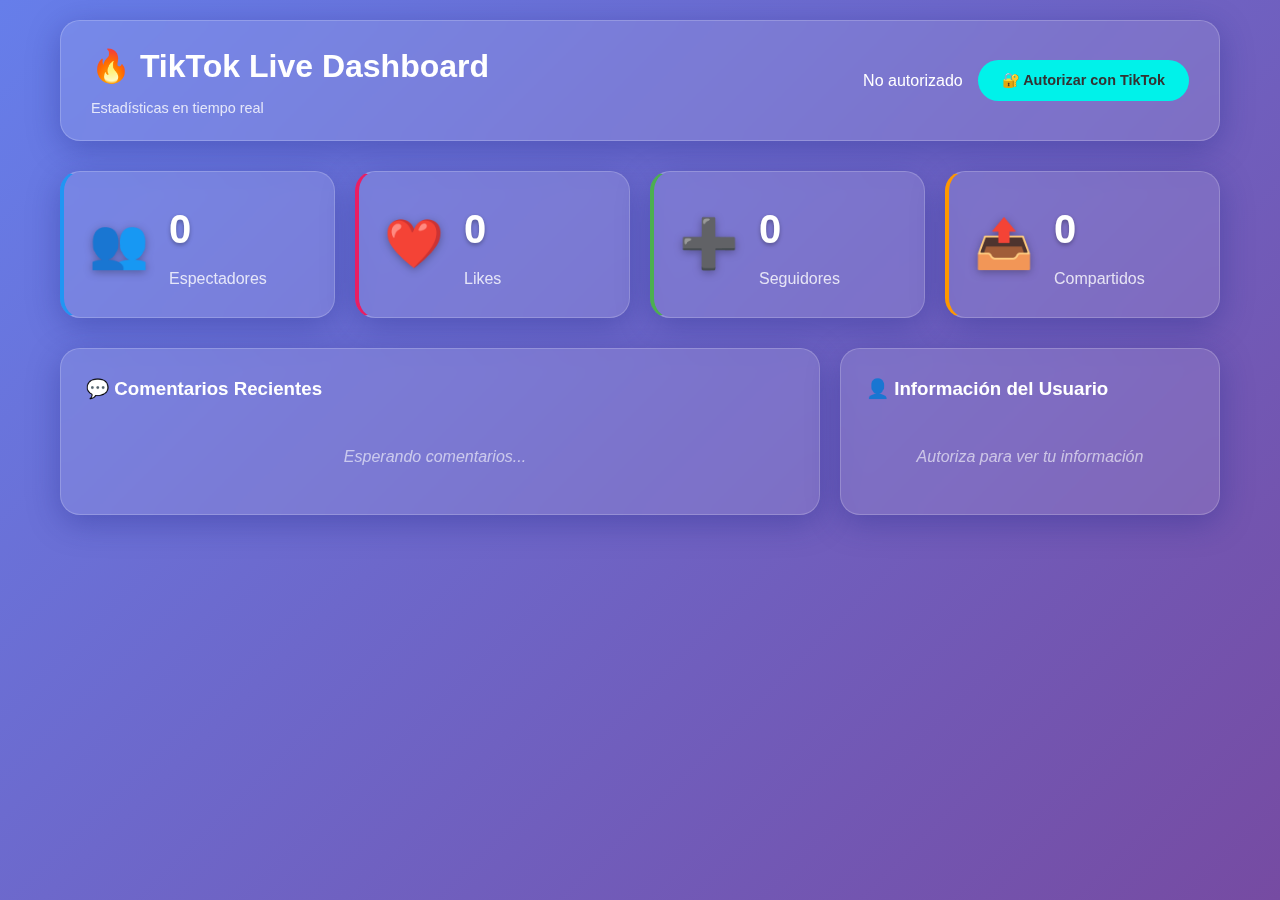
<file: index.html>
<!DOCTYPE html>
<html lang="es">
<head>
    <meta charset="UTF-8">
    <meta name="viewport" content="width=device-width, initial-scale=1.0">
    <meta name="tiktok-developers-site-verification" content="PChE3STxRJt0tnWHGwMdQRQqbGTOwrNB">
    <title>🔥 TikTok Live Dashboard</title>
    <link rel="stylesheet" href="styles.css">
    <link rel="icon" href="data:image/svg+xml,<svg xmlns='http://www.w3.org/2000/svg' viewBox='0 0 100 100'><text y='.9em' font-size='90'>🔥</text></svg>">
</head>
<body>
    <div class="container">
        <header class="header">
            <div class="logo">
                <h1>🔥 TikTok Live Dashboard</h1>
                <p>Estadísticas en tiempo real</p>
            </div>
            <div class="auth-section">
                <div id="auth-status" class="auth-status">
                    <span id="status-text">No autorizado</span>
                    <button id="auth-button" class="auth-button">🔐 Autorizar con TikTok</button>
                </div>
            </div>
        </header>

        <main class="dashboard">
            <div class="stats-grid">
                <div class="stat-card viewers">
                    <div class="stat-icon">👥</div>
                    <div class="stat-content">
                        <div class="stat-value" id="viewers-count">0</div>
                        <div class="stat-label">Espectadores</div>
                    </div>
                </div>

                <div class="stat-card likes">
                    <div class="stat-icon">❤️</div>
                    <div class="stat-content">
                        <div class="stat-value" id="likes-count">0</div>
                        <div class="stat-label">Likes</div>
                    </div>
                </div>

                <div class="stat-card follows">
                    <div class="stat-icon">➕</div>
                    <div class="stat-content">
                        <div class="stat-value" id="follows-count">0</div>
                        <div class="stat-label">Seguidores</div>
                    </div>
                </div>

                <div class="stat-card shares">
                    <div class="stat-icon">📤</div>
                    <div class="stat-content">
                        <div class="stat-value" id="shares-count">0</div>
                        <div class="stat-label">Compartidos</div>
                    </div>
                </div>
            </div>

            <div class="content-grid">
                <div class="comments-section">
                    <h3>💬 Comentarios Recientes</h3>
                    <div id="comments-list" class="comments-list">
                        <div class="no-data">Esperando comentarios...</div>
                    </div>
                </div>

                <div class="user-info-section">
                    <h3>👤 Información del Usuario</h3>
                    <div id="user-info" class="user-info">
                        <div class="no-data">Autoriza para ver tu información</div>
                    </div>
                </div>
            </div>
        </main>

        <!-- Alert overlay -->
        <div id="alert-overlay" class="alert-overlay">
            <div class="alert-content">
                <div id="alert-text" class="alert-text"></div>
            </div>
        </div>

        <!-- Loading overlay -->
        <div id="loading-overlay" class="loading-overlay">
            <div class="loading-spinner"></div>
            <div class="loading-text">Conectando con TikTok...</div>
        </div>
    </div>

    <script type="module" src="script.js"></script>
</body>
</html>
</file>
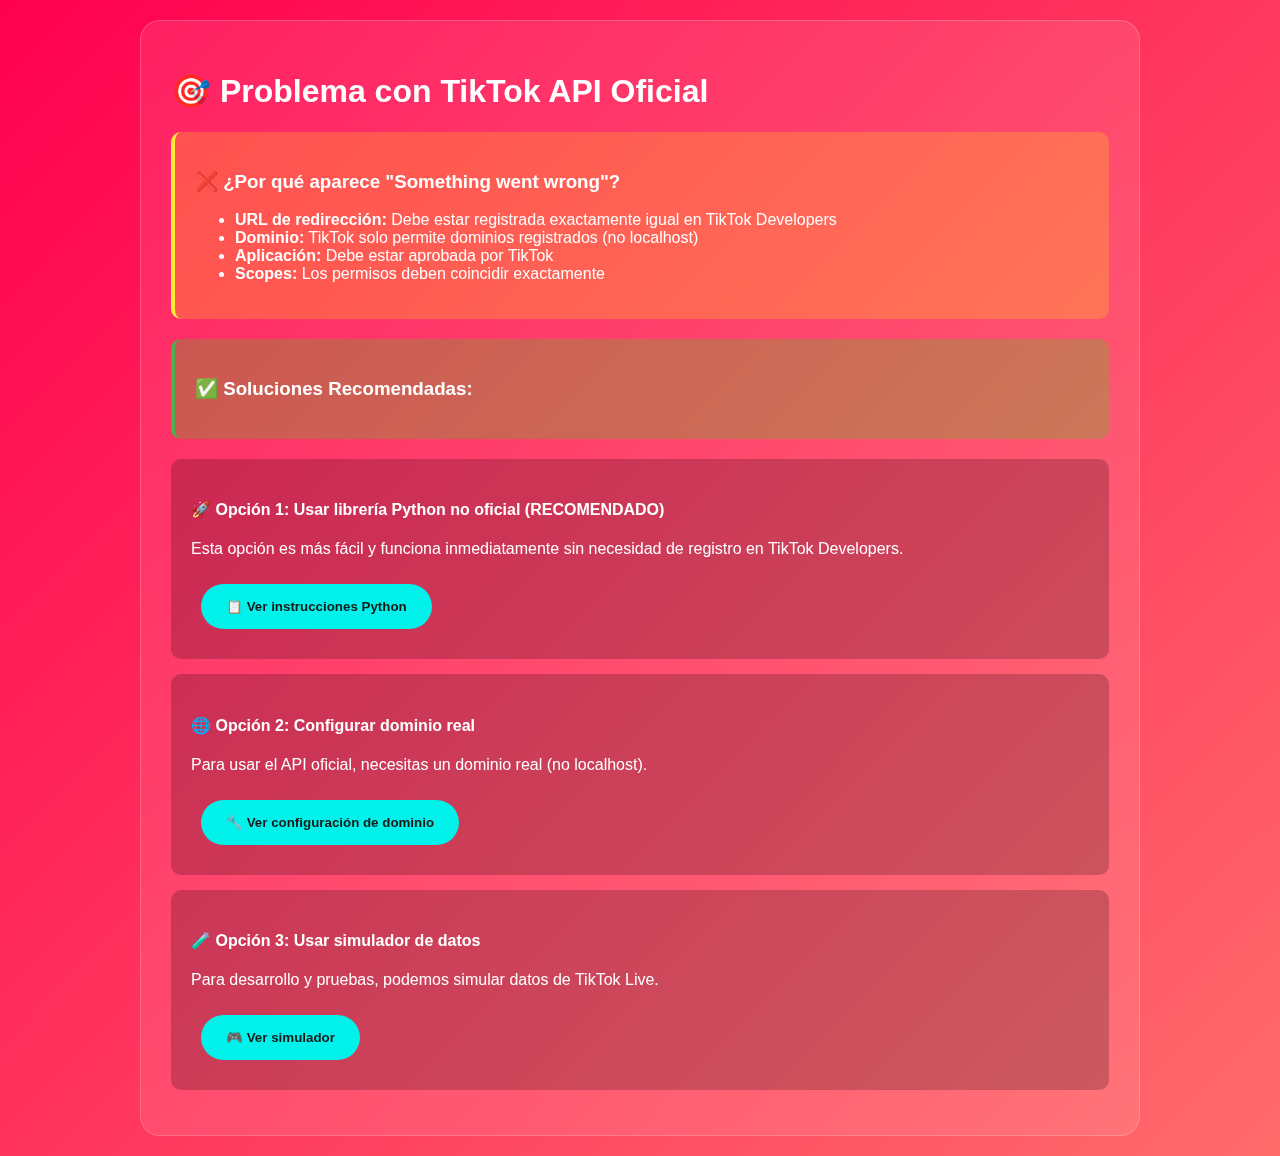
<file: alternative.html>
<!DOCTYPE html>
<html lang="es">
<head>
    <meta charset="UTF-8">
    <meta name="viewport" content="width=device-width, initial-scale=1.0">
    <title>🎯 TikTok Live - Alternativa Simple</title>
    <style>
        body {
            font-family: Arial, sans-serif;
            max-width: 1000px;
            margin: 0 auto;
            padding: 20px;
            background: linear-gradient(135deg, #ff0050 0%, #ff6b6b 100%);
            color: white;
            min-height: 100vh;
        }
        .container {
            background: rgba(255,255,255,0.1);
            backdrop-filter: blur(15px);
            border-radius: 20px;
            padding: 30px;
            border: 1px solid rgba(255,255,255,0.2);
        }
        .problem {
            background: rgba(255,255,0,0.2);
            padding: 20px;
            border-radius: 10px;
            margin: 20px 0;
            border-left: 4px solid #ffeb3b;
        }
        .solution {
            background: rgba(0,255,0,0.2);
            padding: 20px;
            border-radius: 10px;
            margin: 20px 0;
            border-left: 4px solid #4caf50;
        }
        .option {
            background: rgba(0,0,0,0.2);
            padding: 20px;
            border-radius: 10px;
            margin: 15px 0;
        }
        button {
            background: #00f2ea;
            color: #1a1a1a;
            border: none;
            padding: 15px 25px;
            border-radius: 25px;
            cursor: pointer;
            margin: 10px;
            font-weight: bold;
            transition: all 0.3s ease;
        }
        button:hover {
            background: #00d4cc;
            transform: translateY(-2px);
        }
        .code {
            background: rgba(0,0,0,0.4);
            padding: 15px;
            border-radius: 5px;
            margin: 10px 0;
            font-family: monospace;
        }
        .steps {
            background: rgba(255,255,255,0.05);
            padding: 20px;
            border-radius: 10px;
            margin: 20px 0;
        }
        .steps ol li {
            margin: 10px 0;
        }
    </style>
</head>
<body>
    <div class="container">
        <h1>🎯 Problema con TikTok API Oficial</h1>
        
        <div class="problem">
            <h3>❌ ¿Por qué aparece "Something went wrong"?</h3>
            <ul>
                <li><strong>URL de redirección:</strong> Debe estar registrada exactamente igual en TikTok Developers</li>
                <li><strong>Dominio:</strong> TikTok solo permite dominios registrados (no localhost)</li>
                <li><strong>Aplicación:</strong> Debe estar aprobada por TikTok</li>
                <li><strong>Scopes:</strong> Los permisos deben coincidir exactamente</li>
            </ul>
        </div>

        <div class="solution">
            <h3>✅ Soluciones Recomendadas:</h3>
        </div>

        <div class="option">
            <h4>🚀 Opción 1: Usar librería Python no oficial (RECOMENDADO)</h4>
            <p>Esta opción es más fácil y funciona inmediatamente sin necesidad de registro en TikTok Developers.</p>
            <button onclick="showPythonSolution()">📋 Ver instrucciones Python</button>
        </div>

        <div class="option">
            <h4>🌐 Opción 2: Configurar dominio real</h4>
            <p>Para usar el API oficial, necesitas un dominio real (no localhost).</p>
            <button onclick="showDomainSolution()">🔧 Ver configuración de dominio</button>
        </div>

        <div class="option">
            <h4>🧪 Opción 3: Usar simulador de datos</h4>
            <p>Para desarrollo y pruebas, podemos simular datos de TikTok Live.</p>
            <button onclick="showSimulator()">🎮 Ver simulador</button>
        </div>

        <div id="solutionDetails" class="steps" style="display: none;">
            <!-- Las soluciones aparecerán aquí -->
        </div>
    </div>

    <script>
        function showPythonSolution() {
            document.getElementById('solutionDetails').innerHTML = `
                <h3>🐍 Solución con Python (Más fácil)</h3>
                <p>Esta solución funciona inmediatamente sin configuración compleja:</p>
                
                <div class="code">
                    <strong>1. Instalar la librería:</strong><br>
                    pip install TikTokLive
                </div>
                
                <div class="code">
                    <strong>2. Ejecutar el bot:</strong><br>
                    python tiktok_live_bot.py
                </div>
                
                <div class="code">
                    <strong>3. Abrir el dashboard:</strong><br>
                    Abre tiktok_live_dashboard.html en tu navegador
                </div>
                
                <h4>✅ Ventajas:</h4>
                <ul>
                    <li>No necesita registro en TikTok Developers</li>
                    <li>Funciona inmediatamente</li>
                    <li>Datos en tiempo real</li>
                    <li>Fácil de configurar</li>
                </ul>
                
                <h4>📝 Solo necesitas:</h4>
                <ol>
                    <li>Editar <strong>tiktok_config.json</strong> y poner tu username de TikTok</li>
                    <li>Ejecutar el script de Python</li>
                    <li>Iniciar tu live en TikTok</li>
                    <li>Ver los datos en tiempo real</li>
                </ol>
            `;
            document.getElementById('solutionDetails').style.display = 'block';
        }
        
        function showDomainSolution() {
            document.getElementById('solutionDetails').innerHTML = `
                <h3>🌐 Configurar Dominio Real</h3>
                <p>Para usar el API oficial de TikTok, necesitas:</p>
                
                <h4>📋 Pasos requeridos:</h4>
                <ol>
                    <li><strong>Obtener un dominio:</strong> Comprar o usar un subdominio gratuito</li>
                    <li><strong>Configurar HTTPS:</strong> TikTok requiere SSL</li>
                    <li><strong>Registrar en TikTok Developers:</strong> Aprobar tu aplicación</li>
                    <li><strong>Configurar redirects:</strong> URLs exactas</li>
                </ol>
                
                <h4>🆓 Opciones de dominio gratuito:</h4>
                <ul>
                    <li><strong>Ngrok:</strong> Para tunnel a localhost</li>
                    <li><strong>Vercel/Netlify:</strong> Para hosting gratuito</li>
                    <li><strong>GitHub Pages:</strong> Con dominio personalizado</li>
                </ul>
                
                <div class="code">
                    <strong>Ejemplo con ngrok:</strong><br>
                    1. Instala ngrok<br>
                    2. ngrok http 8001<br>
                    3. Usa la URL https://xxxxx.ngrok.io en TikTok Developers
                </div>
                
                <p><strong>⚠️ Nota:</strong> Este proceso puede tomar días para ser aprobado por TikTok.</p>
            `;
            document.getElementById('solutionDetails').style.display = 'block';
        }
        
        function showSimulator() {
            document.getElementById('solutionDetails').innerHTML = `
                <h3>🎮 Simulador de Datos TikTok Live</h3>
                <p>Para desarrollo y pruebas, podemos crear un simulador que genere datos realistas:</p>
                
                <h4>🎯 Funcionalidades del simulador:</h4>
                <ul>
                    <li>Genera viewers aleatorios (50-500)</li>
                    <li>Incrementa likes automáticamente</li>
                    <li>Simula nuevos seguidores</li>
                    <li>Crea comentarios ficticios</li>
                    <li>Actualización en tiempo real</li>
                </ul>
                
                <h4>📝 Cómo usarlo:</h4>
                <ol>
                    <li>El simulador ya está en tu <strong>tiktok_api_server.php</strong></li>
                    <li>Accede a: <code>http://localhost:8001/tiktok_api_server.php?action=live</code></li>
                    <li>Usa esos datos en tu dashboard HTML</li>
                    <li>Perfecto para desarrollar y probar tu interfaz</li>
                </ol>
                
                <button onclick="testSimulator()" style="background: #4CAF50; margin-top: 15px;">🧪 Probar Simulador</button>
                
                <div id="simulatorResults" style="background: rgba(0,0,0,0.3); padding: 15px; border-radius: 5px; margin-top: 15px; display: none;">
                </div>
            `;
            document.getElementById('solutionDetails').style.display = 'block';
        }
        
        function testSimulator() {
            document.getElementById('simulatorResults').style.display = 'block';
            document.getElementById('simulatorResults').textContent = 'Cargando...';
            
            fetch('tiktok_api_server.php?action=live')
                .then(response => response.json())
                .then(data => {
                    document.getElementById('simulatorResults').innerHTML = 
                        '<strong>🎉 Datos del simulador:</strong><br><pre>' + 
                        JSON.stringify(data, null, 2) + '</pre>';
                })
                .catch(error => {
                    document.getElementById('simulatorResults').textContent = 
                        'Error: ' + error + '\n\nAsegúrate de que el servidor PHP esté funcionando.';
                });
        }
    </script>
</body>
</html>
</file>
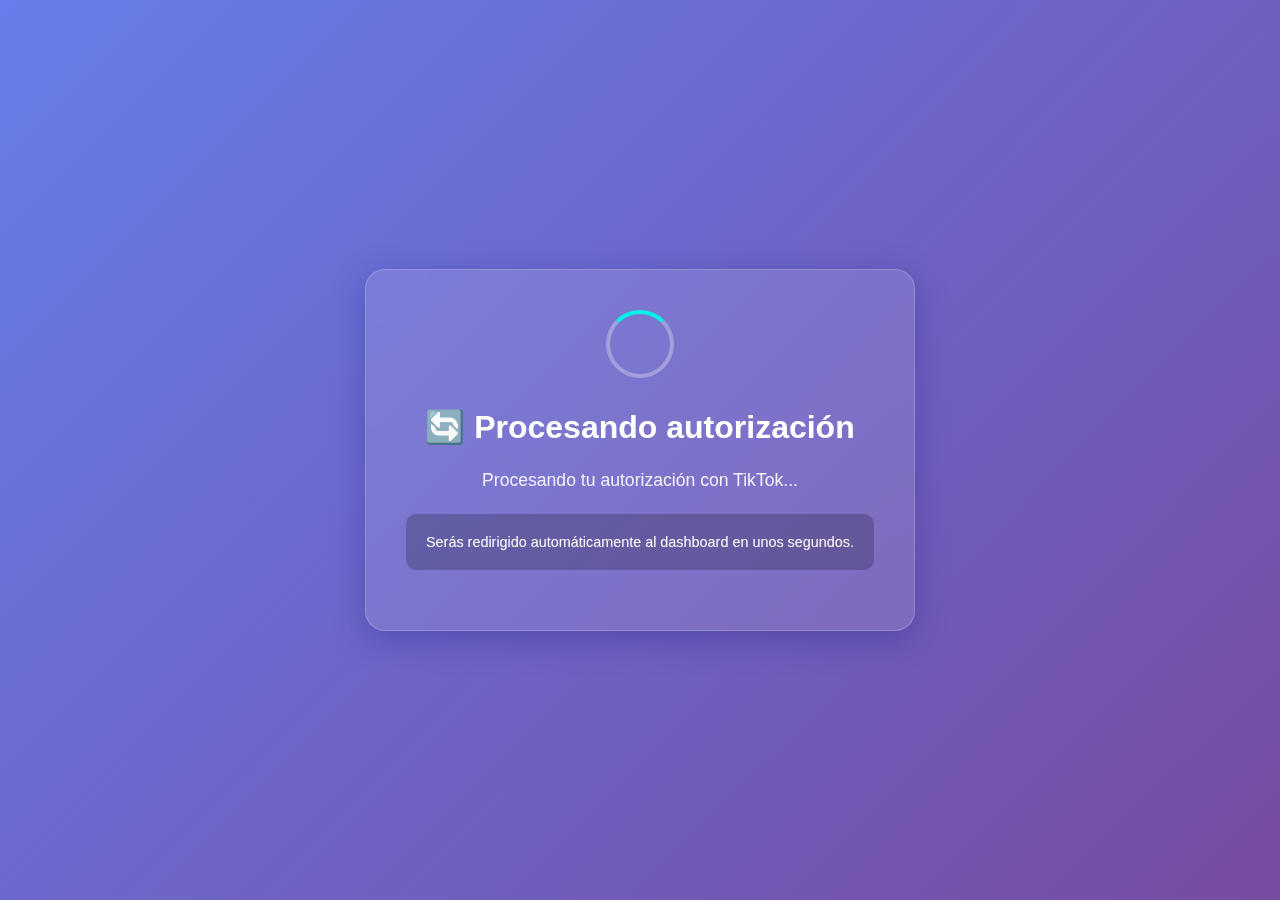
<file: callback.html>
<!DOCTYPE html>
<html lang="es">
<head>
    <meta charset="UTF-8">
    <meta name="viewport" content="width=device-width, initial-scale=1.0">
    <title>🔄 Procesando autorización...</title>
    <style>
        body {
            font-family: 'Segoe UI', Tahoma, Geneva, Verdana, sans-serif;
            background: linear-gradient(135deg, #667eea 0%, #764ba2 100%);
            color: white;
            min-height: 100vh;
            display: flex;
            justify-content: center;
            align-items: center;
            margin: 0;
        }
        .container {
            background: rgba(255, 255, 255, 0.1);
            backdrop-filter: blur(10px);
            border: 1px solid rgba(255, 255, 255, 0.2);
            border-radius: 20px;
            padding: 40px;
            text-align: center;
            max-width: 500px;
            box-shadow: 0 8px 32px rgba(31, 38, 135, 0.37);
        }
        .spinner {
            width: 60px;
            height: 60px;
            border: 4px solid rgba(255, 255, 255, 0.3);
            border-top: 4px solid #00f2ea;
            border-radius: 50%;
            animation: spin 1s linear infinite;
            margin: 0 auto 30px;
        }
        @keyframes spin {
            0% { transform: rotate(0deg); }
            100% { transform: rotate(360deg); }
        }
        h1 {
            margin-bottom: 20px;
            font-size: 2rem;
        }
        .message {
            margin: 20px 0;
            font-size: 1.1rem;
            opacity: 0.9;
            line-height: 1.6;
        }
        .redirect-info {
            background: rgba(0, 0, 0, 0.2);
            padding: 20px;
            border-radius: 10px;
            margin: 20px 0;
            font-size: 0.9rem;
        }
    </style>
</head>
<body>
    <div class="container">
        <div class="spinner"></div>
        <h1>🔄 Procesando autorización</h1>
        <div class="message">
            Procesando tu autorización con TikTok...
        </div>
        <div class="redirect-info">
            Serás redirigido automáticamente al dashboard en unos segundos.
        </div>
    </div>

    <script>
        // Redirigir al dashboard principal con los parámetros de la URL
        setTimeout(() => {
            const urlParams = new URLSearchParams(window.location.search);
            const mainUrl = new URL('./index.html', window.location.href);
            
            // Pasar todos los parámetros al dashboard principal
            urlParams.forEach((value, key) => {
                mainUrl.searchParams.set(key, value);
            });
            
            window.location.href = mainUrl.toString();
        }, 2000);
    </script>
</body>
</html>
</file>
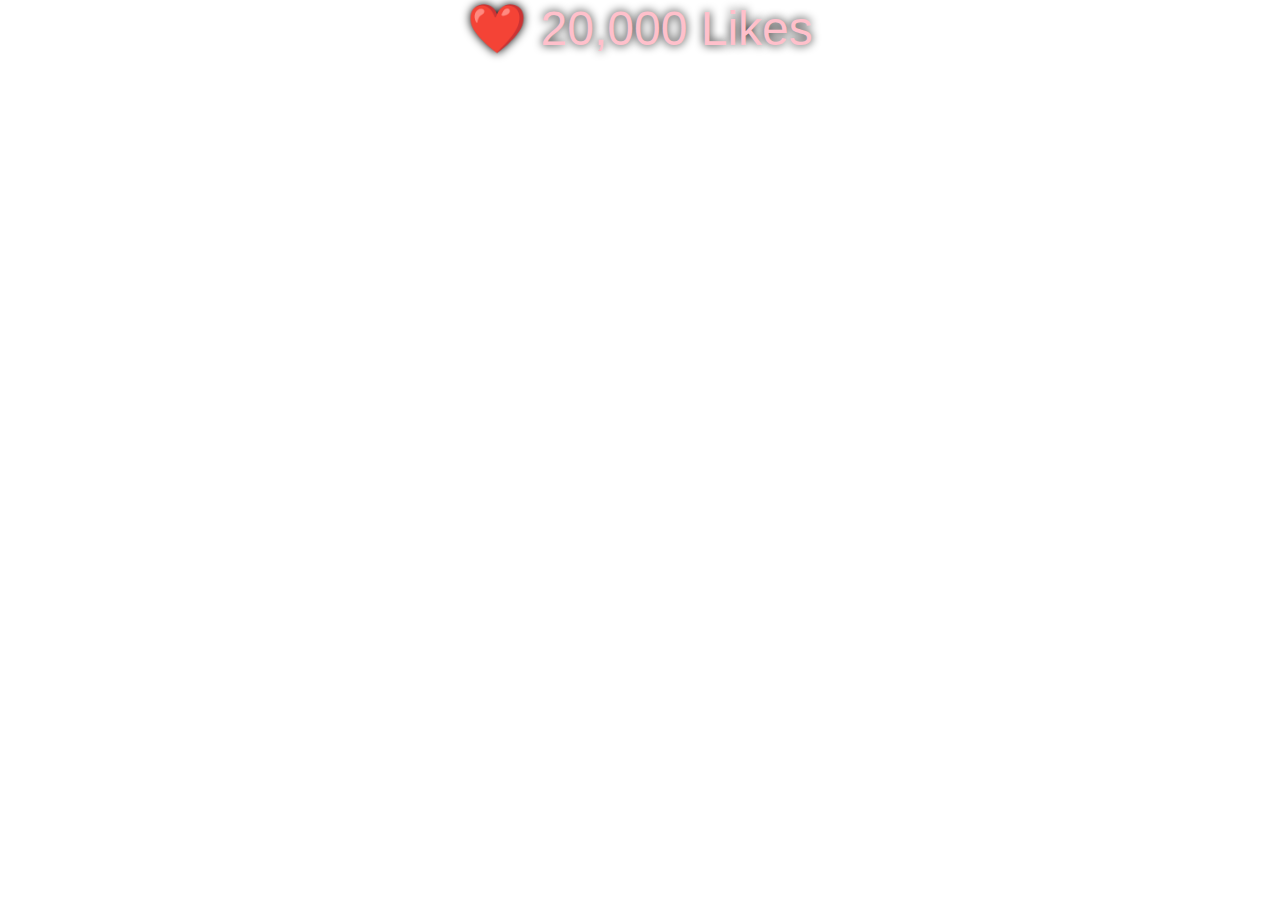
<file: follow_alert.html>
<!DOCTYPE html>

<html>

<head>
  <style>
    body {
      margin: 0;
      background-color: transparent;
      font-size: 48px;
      color: pink;
      font-family: sans-serif;
      text-align: center;
      text-shadow: 0 0 10px black;
    }
  </style>
</head>

<body>
  ❤️ 20,000 Likes
</body>

</html>
</file>
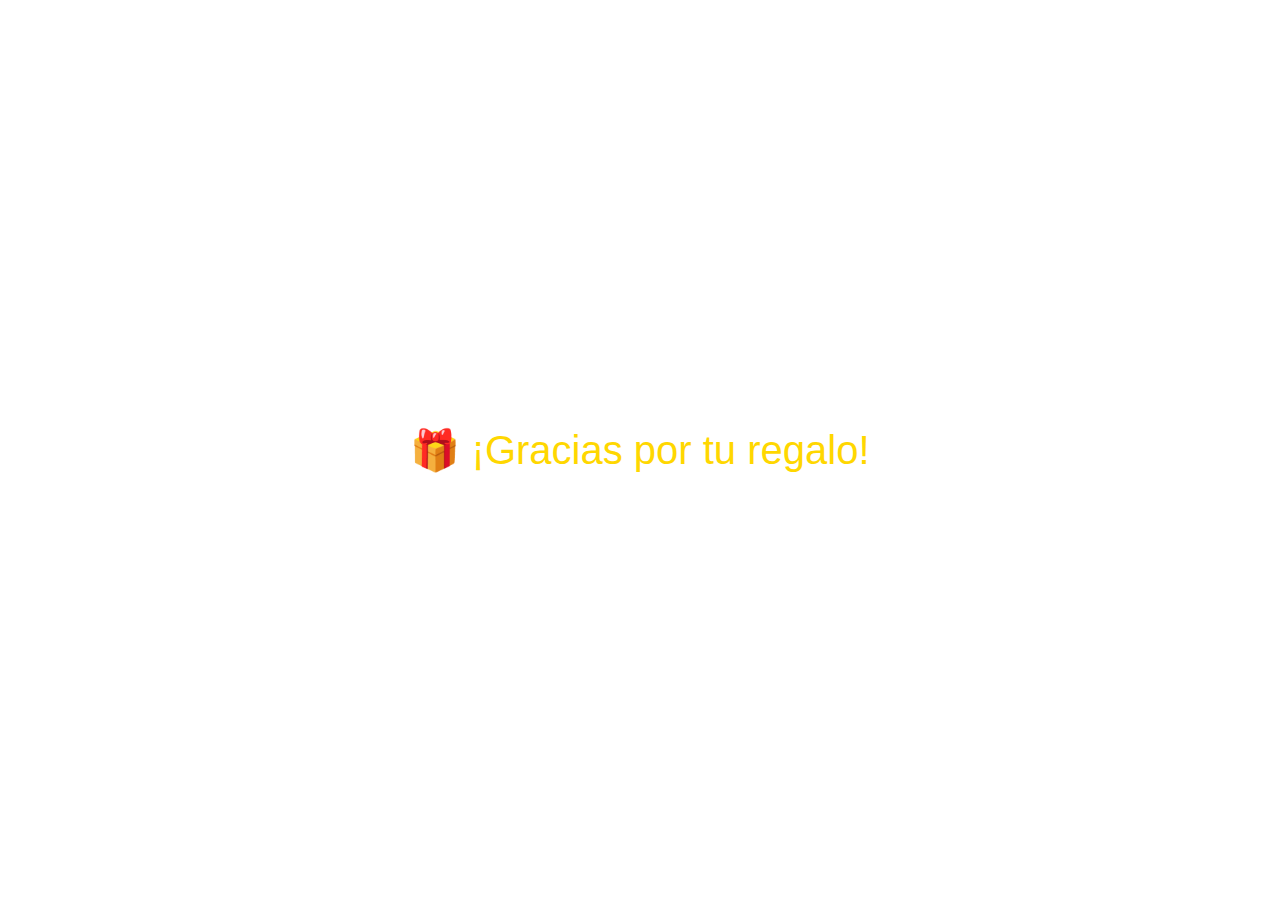
<file: gift_alert.html>
<!-- overlays/gift_alert.html -->
<!DOCTYPE html>
<html>
<head>
  <meta charset="UTF-8">
  <style>
    body {
      margin: 0;
      background: transparent;
      overflow: hidden;
    }
    #alert {
      position: absolute;
      top: 50%;
      left: 50%;
      transform: translate(-50%, -50%);
      font-size: 40px;
      font-family: sans-serif;
      color: gold;
      animation: pop 1s ease-out;
    }
    @keyframes pop {
      0% { transform: scale(0); opacity: 0; }
      50% { transform: scale(1.2); opacity: 1; }
      100% { transform: scale(1); }
    }
  </style>
</head>
<body>
  <div id="alert">🎁 ¡Gracias por tu regalo!</div>

  <script>
    // Puedes cambiar el texto dinámicamente si conectas WebSocket o URL params
    const params = new URLSearchParams(window.location.search);
    const name = params.get('name');
    if (name) {
      document.getElementById('alert').textContent = `🎁 ¡${name} envió un regalo!`;
    }

    // Desaparece después de 5 segundos
    setTimeout(() => {
      document.getElementById('alert').style.display = 'none';
    }, 5000);
  </script>
</body>
</html>
</file>
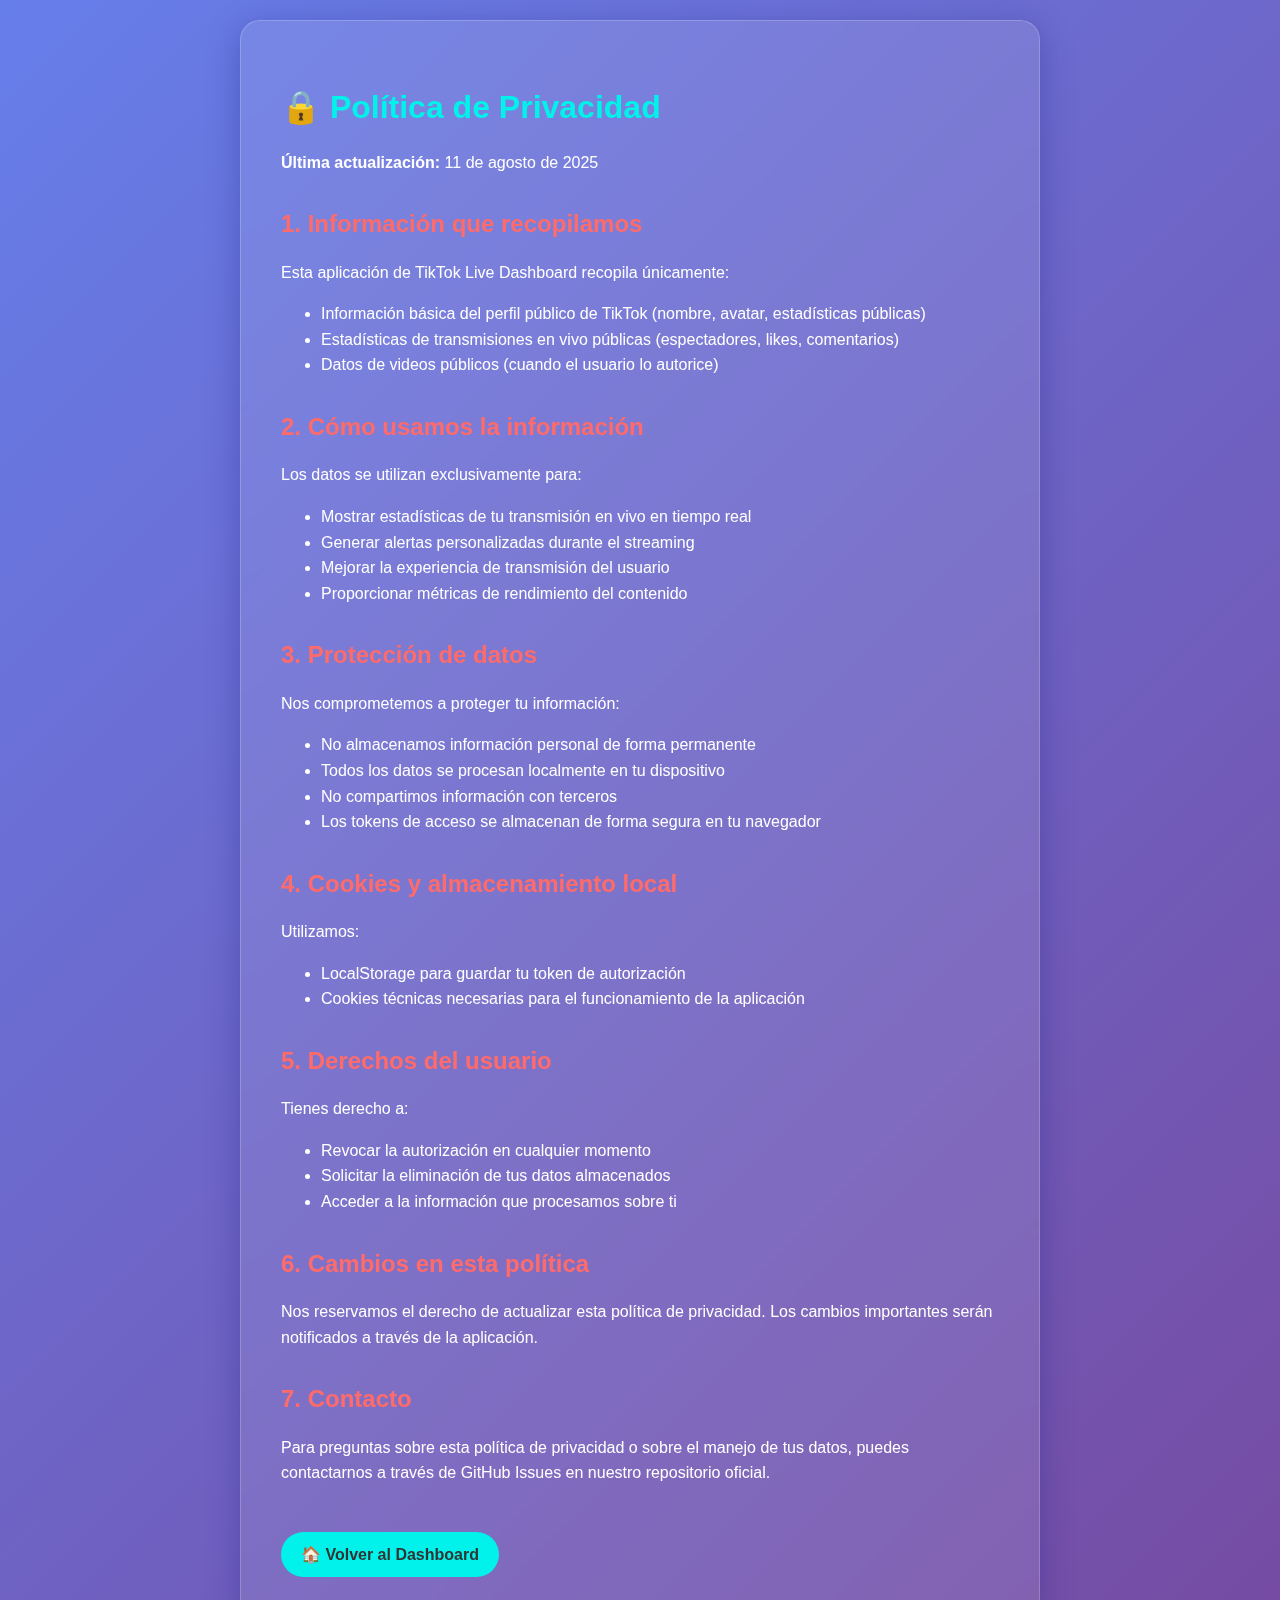
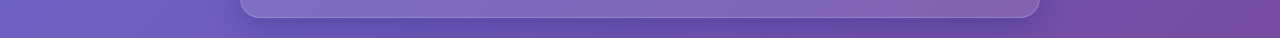
<file: privacy.html>
<!DOCTYPE html>
<html lang="es">
<head>
    <meta charset="UTF-8">
    <meta name="viewport" content="width=device-width, initial-scale=1.0">
    <title>Política de Privacidad - TikTok Live Dashboard</title>
    <style>
        body { 
            font-family: 'Segoe UI', Tahoma, Geneva, Verdana, sans-serif; 
            max-width: 800px; 
            margin: 0 auto; 
            padding: 20px; 
            line-height: 1.6;
            background: linear-gradient(135deg, #667eea 0%, #764ba2 100%);
            color: white;
            min-height: 100vh;
        }
        .container {
            background: rgba(255, 255, 255, 0.1);
            backdrop-filter: blur(10px);
            border: 1px solid rgba(255, 255, 255, 0.2);
            border-radius: 20px;
            padding: 40px;
            box-shadow: 0 8px 32px rgba(31, 38, 135, 0.37);
        }
        h1 { color: #00f2ea; margin-bottom: 10px; }
        h2 { color: #ff6b6b; margin-top: 30px; margin-bottom: 15px; }
        .back-link {
            display: inline-block;
            background: #00f2ea;
            color: #333;
            padding: 10px 20px;
            text-decoration: none;
            border-radius: 25px;
            margin-top: 30px;
            font-weight: bold;
            transition: all 0.3s ease;
        }
        .back-link:hover {
            background: #00d4cc;
            transform: translateY(-2px);
        }
    </style>
</head>
<body>
    <div class="container">
        <h1>🔒 Política de Privacidad</h1>
        <p><strong>Última actualización:</strong> 11 de agosto de 2025</p>

        <h2>1. Información que recopilamos</h2>
        <p>Esta aplicación de TikTok Live Dashboard recopila únicamente:</p>
        <ul>
            <li>Información básica del perfil público de TikTok (nombre, avatar, estadísticas públicas)</li>
            <li>Estadísticas de transmisiones en vivo públicas (espectadores, likes, comentarios)</li>
            <li>Datos de videos públicos (cuando el usuario lo autorice)</li>
        </ul>

        <h2>2. Cómo usamos la información</h2>
        <p>Los datos se utilizan exclusivamente para:</p>
        <ul>
            <li>Mostrar estadísticas de tu transmisión en vivo en tiempo real</li>
            <li>Generar alertas personalizadas durante el streaming</li>
            <li>Mejorar la experiencia de transmisión del usuario</li>
            <li>Proporcionar métricas de rendimiento del contenido</li>
        </ul>

        <h2>3. Protección de datos</h2>
        <p>Nos comprometemos a proteger tu información:</p>
        <ul>
            <li>No almacenamos información personal de forma permanente</li>
            <li>Todos los datos se procesan localmente en tu dispositivo</li>
            <li>No compartimos información con terceros</li>
            <li>Los tokens de acceso se almacenan de forma segura en tu navegador</li>
        </ul>

        <h2>4. Cookies y almacenamiento local</h2>
        <p>Utilizamos:</p>
        <ul>
            <li>LocalStorage para guardar tu token de autorización</li>
            <li>Cookies técnicas necesarias para el funcionamiento de la aplicación</li>
        </ul>

        <h2>5. Derechos del usuario</h2>
        <p>Tienes derecho a:</p>
        <ul>
            <li>Revocar la autorización en cualquier momento</li>
            <li>Solicitar la eliminación de tus datos almacenados</li>
            <li>Acceder a la información que procesamos sobre ti</li>
        </ul>

        <h2>6. Cambios en esta política</h2>
        <p>Nos reservamos el derecho de actualizar esta política de privacidad. Los cambios importantes serán notificados a través de la aplicación.</p>

        <h2>7. Contacto</h2>
        <p>Para preguntas sobre esta política de privacidad o sobre el manejo de tus datos, puedes contactarnos a través de GitHub Issues en nuestro repositorio oficial.</p>

        <a href="index.html" class="back-link">🏠 Volver al Dashboard</a>
    </div>
</body>
</html>
</file>
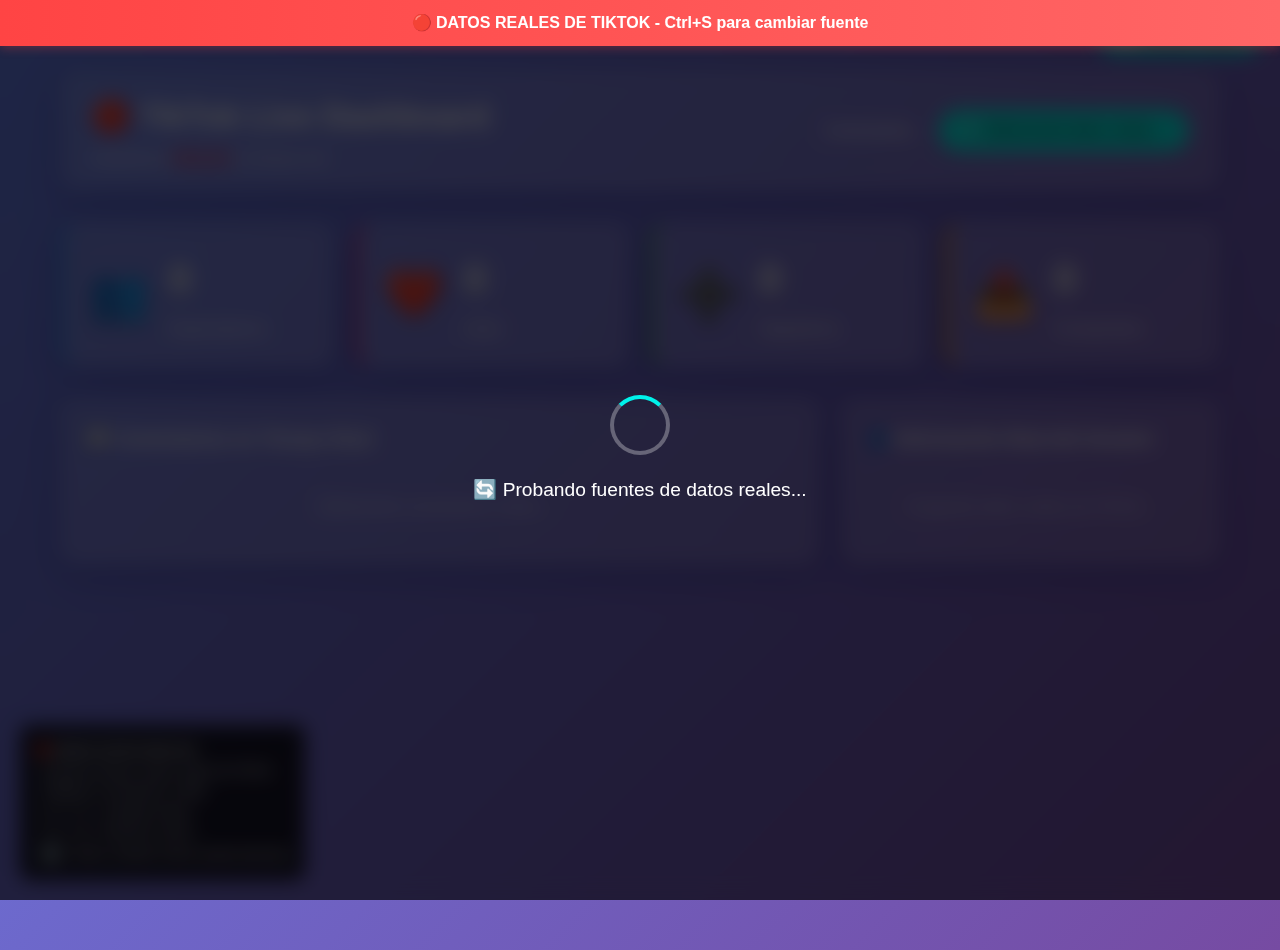
<file: real.html>
<!DOCTYPE html>
<html lang="es">
<head>
    <meta charset="UTF-8">
    <meta name="viewport" content="width=device-width, initial-scale=1.0">
    <meta name="tiktok-developers-site-verification" content="PChE3STxRJt0tnWHGwMdQRQqbGTOwrNB">
    <title>🔴 TikTok Live Dashboard - DATOS REALES</title>
    <link rel="stylesheet" href="styles.css">
    <link rel="icon" href="data:image/svg+xml,<svg xmlns='http://www.w3.org/2000/svg' viewBox='0 0 100 100'><text y='.9em' font-size='90'>🔴</text></svg>">
    <style>
        /* Estilos adicionales para datos reales */
        .real-data-banner {
            position: fixed;
            top: 0;
            left: 0;
            right: 0;
            background: linear-gradient(90deg, #ff4444, #ff6666);
            color: white;
            padding: 10px;
            text-align: center;
            font-weight: bold;
            z-index: 9999;
            box-shadow: 0 2px 10px rgba(255, 68, 68, 0.3);
        }
        
        .container {
            margin-top: 50px; /* Espacio para el banner */
        }
        
        .data-source-indicator {
            animation: pulse 2s infinite;
        }
        
        @keyframes pulse {
            0% { opacity: 1; }
            50% { opacity: 0.7; }
            100% { opacity: 1; }
        }
        
        .switch-source-btn:hover {
            transform: translateY(-2px);
            box-shadow: 0 5px 15px rgba(0, 242, 234, 0.4);
        }
        
        .real-indicator {
            color: #ff4444;
            font-weight: bold;
            text-shadow: 0 0 10px rgba(255, 68, 68, 0.5);
        }
    </style>
</head>
<body>
    <!-- Banner de datos reales -->
    <div class="real-data-banner">
        🔴 DATOS REALES DE TIKTOK - Ctrl+S para cambiar fuente
    </div>

    <div class="container">
        <header class="header">
            <div class="logo">
                <h1>🔴 TikTok Live Dashboard</h1>
                <p>Estadísticas <span class="real-indicator">REALES</span> en tiempo real</p>
            </div>
            <div class="auth-section">
                <div id="auth-status" class="auth-status">
                    <span id="status-text">Conectando...</span>
                    <button id="auth-button" class="auth-button">🔍 Obteniendo datos reales...</button>
                </div>
            </div>
        </header>

        <main class="dashboard">
            <div class="stats-grid">
                <div class="stat-card viewers">
                    <div class="stat-icon">👥</div>
                    <div class="stat-content">
                        <div class="stat-value" id="viewers-count">0</div>
                        <div class="stat-label">Espectadores</div>
                    </div>
                </div>

                <div class="stat-card likes">
                    <div class="stat-icon">❤️</div>
                    <div class="stat-content">
                        <div class="stat-value" id="likes-count">0</div>
                        <div class="stat-label">Likes</div>
                    </div>
                </div>

                <div class="stat-card follows">
                    <div class="stat-icon">➕</div>
                    <div class="stat-content">
                        <div class="stat-value" id="follows-count">0</div>
                        <div class="stat-label">Seguidores</div>
                    </div>
                </div>

                <div class="stat-card shares">
                    <div class="stat-icon">📤</div>
                    <div class="stat-content">
                        <div class="stat-value" id="shares-count">0</div>
                        <div class="stat-label">Compartidos</div>
                    </div>
                </div>
            </div>

            <div class="content-grid">
                <div class="comments-section">
                    <h3>💬 Comentarios en Tiempo Real</h3>
                    <div id="comments-list" class="comments-list">
                        <div class="no-data">Obteniendo comentarios reales...</div>
                    </div>
                </div>

                <div class="user-info-section">
                    <h3>👤 Información Real del Usuario</h3>
                    <div id="user-info" class="user-info">
                        <div class="no-data">Cargando datos reales de TikTok...</div>
                    </div>
                </div>
            </div>
        </main>

        <!-- Alert overlay -->
        <div id="alert-overlay" class="alert-overlay">
            <div class="alert-content">
                <div id="alert-text" class="alert-text"></div>
            </div>
        </div>

        <!-- Loading overlay -->
        <div id="loading-overlay" class="loading-overlay">
            <div class="loading-spinner"></div>
            <div class="loading-text">🔍 Conectando con TikTok API...</div>
        </div>
    </div>

    <!-- Info panel flotante -->
    <div style="
        position: fixed;
        bottom: 20px;
        left: 20px;
        background: rgba(0, 0, 0, 0.8);
        color: white;
        padding: 15px;
        border-radius: 10px;
        font-size: 0.8rem;
        max-width: 300px;
        backdrop-filter: blur(10px);
        z-index: 1000;
    ">
        <strong>🔴 MODO DATOS REALES</strong><br>
        • Intentará obtener datos reales de TikTok<br>
        • Fallback a simulación si falla<br>
        • <kbd>Ctrl+S</kbd> = Cambiar fuente<br>
        • <kbd>Ctrl+R</kbd> = Reiniciar sesión<br>
        • 🔄 = Botón cambiar fuente (arriba derecha)
    </div>

    <script type="module" src="script-hybrid.js"></script>
</body>
</html>
</file>
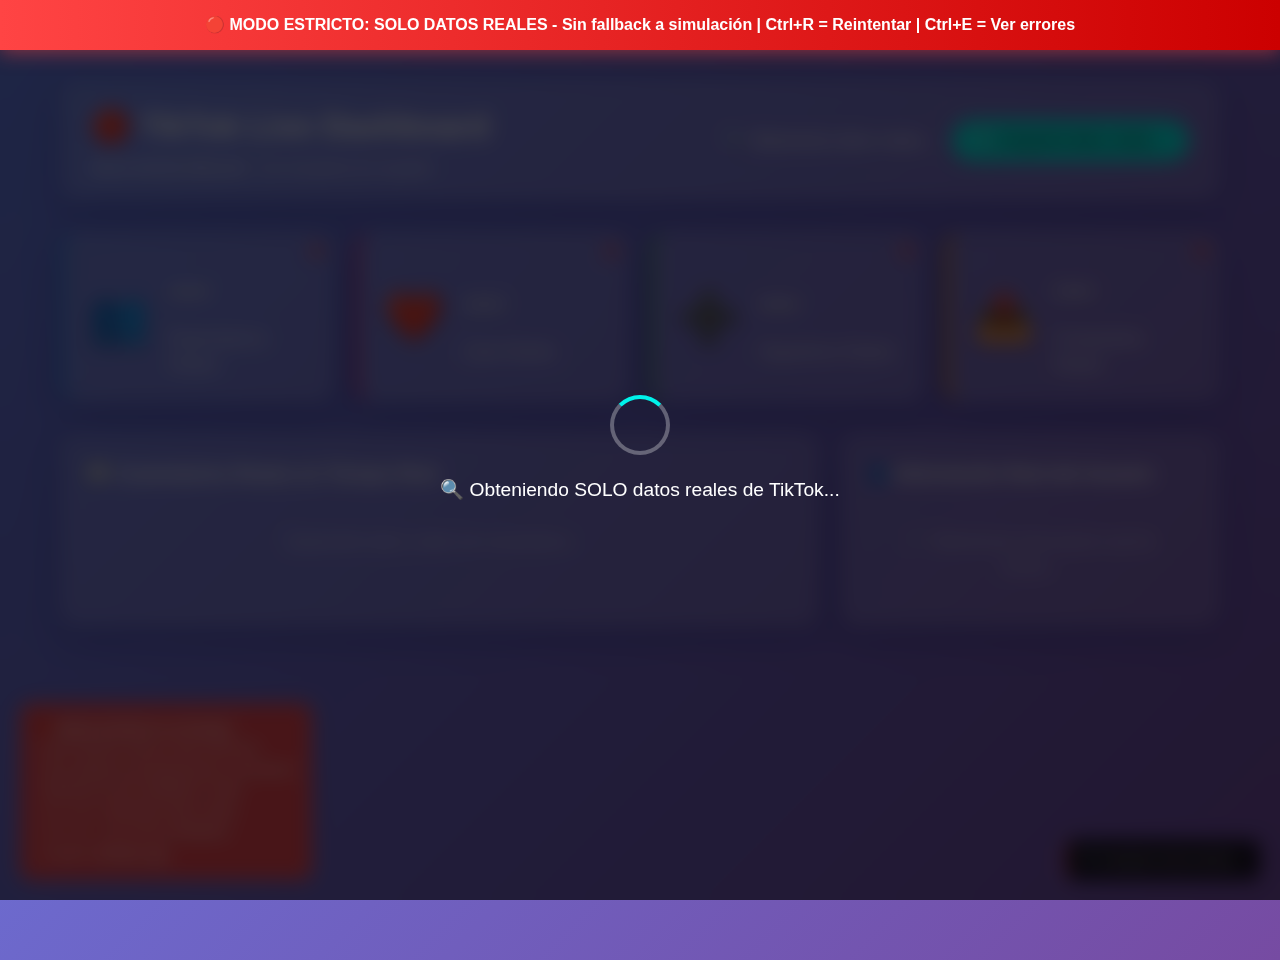
<file: strict.html>
<!DOCTYPE html>
<html lang="es">
<head>
    <meta charset="UTF-8">
    <meta name="viewport" content="width=device-width, initial-scale=1.0">
    <meta name="tiktok-developers-site-verification" content="PChE3STxRJt0tnWHGwMdQRQqbGTOwrNB">
    <title>🔴 TikTok Live Dashboard - SOLO DATOS REALES</title>
    <link rel="stylesheet" href="styles.css">
    <link rel="icon" href="data:image/svg+xml,<svg xmlns='http://www.w3.org/2000/svg' viewBox='0 0 100 100'><text y='.9em' font-size='90'>🔴</text></svg>">
    <style>
        /* Estilos específicos para modo estricto */
        .strict-mode-banner {
            position: fixed;
            top: 0;
            left: 0;
            right: 0;
            background: linear-gradient(90deg, #ff4444, #cc0000);
            color: white;
            padding: 12px;
            text-align: center;
            font-weight: bold;
            z-index: 9999;
            box-shadow: 0 2px 20px rgba(255, 68, 68, 0.5);
            animation: strictPulse 3s infinite;
        }
        
        @keyframes strictPulse {
            0%, 100% { background: linear-gradient(90deg, #ff4444, #cc0000); }
            50% { background: linear-gradient(90deg, #cc0000, #ff4444); }
        }
        
        .container {
            margin-top: 60px; /* Espacio para el banner */
        }
        
        .error-state {
            animation: errorPulse 2s infinite;
        }
        
        @keyframes errorPulse {
            0%, 100% { border-color: #ff4444; }
            50% { border-color: #ff8888; }
        }
        
        .real-data-indicator {
            animation: realDataPulse 2s infinite;
        }
        
        @keyframes realDataPulse {
            0%, 100% { opacity: 1; background: #ff4444; }
            50% { opacity: 0.7; background: #cc0000; }
        }
        
        /* Estilos para botones de error */
        .retry-btn:hover, .error-details-btn:hover {
            transform: translateY(-3px);
            box-shadow: 0 8px 25px rgba(255, 68, 68, 0.4);
        }
        
        /* Indicador de solo datos reales */
        .stats-grid .stat-card::after {
            content: '🔴';
            position: absolute;
            top: 10px;
            right: 10px;
            font-size: 12px;
            opacity: 0.7;
        }
        
        /* Estilo para estado sin datos */
        .no-fallback {
            border: 2px dashed #ff4444;
            background: rgba(255, 68, 68, 0.05);
        }
    </style>
</head>
<body>
    <!-- Banner de modo estricto -->
    <div class="strict-mode-banner">
        🔴 MODO ESTRICTO: SOLO DATOS REALES - Sin fallback a simulación | Ctrl+R = Reintentar | Ctrl+E = Ver errores
    </div>

    <div class="container">
        <header class="header">
            <div class="logo">
                <h1>🔴 TikTok Live Dashboard</h1>
                <p><strong>SOLO DATOS REALES</strong> - Sin simulación de respaldo</p>
            </div>
            <div class="auth-section">
                <div id="auth-status" class="auth-status">
                    <span id="status-text">🔍 Obteniendo datos reales...</span>
                    <button id="auth-button" class="auth-button">🔍 Cargando datos reales...</button>
                </div>
            </div>
        </header>

        <main class="dashboard">
            <div class="stats-grid">
                <div class="stat-card viewers">
                    <div class="stat-icon">👥</div>
                    <div class="stat-content">
                        <div class="stat-value" id="viewers-count">—</div>
                        <div class="stat-label">Espectadores Reales</div>
                    </div>
                </div>

                <div class="stat-card likes">
                    <div class="stat-icon">❤️</div>
                    <div class="stat-content">
                        <div class="stat-value" id="likes-count">—</div>
                        <div class="stat-label">Likes Reales</div>
                    </div>
                </div>

                <div class="stat-card follows">
                    <div class="stat-icon">➕</div>
                    <div class="stat-content">
                        <div class="stat-value" id="follows-count">—</div>
                        <div class="stat-label">Seguidores Reales</div>
                    </div>
                </div>

                <div class="stat-card shares">
                    <div class="stat-icon">📤</div>
                    <div class="stat-content">
                        <div class="stat-value" id="shares-count">—</div>
                        <div class="stat-label">Compartidos Reales</div>
                    </div>
                </div>
            </div>

            <div class="content-grid">
                <div class="comments-section">
                    <h3>💬 Comentarios Reales en Tiempo Real</h3>
                    <div id="comments-list" class="comments-list">
                        <div class="no-data">Esperando datos reales de comentarios...</div>
                    </div>
                </div>

                <div class="user-info-section">
                    <h3>👤 Información Real del Usuario</h3>
                    <div id="user-info" class="user-info">
                        <div class="no-data">🔍 Obteniendo información real de TikTok...</div>
                    </div>
                </div>
            </div>
        </main>

        <!-- Alert overlay -->
        <div id="alert-overlay" class="alert-overlay">
            <div class="alert-content">
                <div id="alert-text" class="alert-text"></div>
            </div>
        </div>

        <!-- Loading overlay -->
        <div id="loading-overlay" class="loading-overlay">
            <div class="loading-spinner"></div>
            <div class="loading-text">🔍 Conectando con APIs reales de TikTok...</div>
        </div>
    </div>

    <!-- Panel de información flotante -->
    <div style="
        position: fixed;
        bottom: 20px;
        left: 20px;
        background: rgba(255, 68, 68, 0.9);
        color: white;
        padding: 15px;
        border-radius: 10px;
        font-size: 0.8rem;
        max-width: 320px;
        backdrop-filter: blur(10px);
        z-index: 1000;
        border: 1px solid #ff6666;
    ">
        <strong>🔴 MODO ESTRICTO ACTIVADO</strong><br>
        • Solo intentará obtener datos REALES<br>
        • NO cambiará automáticamente a simulación<br>
        • Mostrará errores detallados si falla<br>
        • <kbd>Ctrl+R</kbd> = Reintentar datos reales<br>
        • <kbd>Ctrl+E</kbd> = Ver errores detallados<br>
        • Usuario: <strong>@Jassy_gg</strong>
    </div>

    <!-- Panel de estado -->
    <div id="status-panel" style="
        position: fixed;
        bottom: 20px;
        right: 20px;
        background: rgba(0, 0, 0, 0.8);
        color: white;
        padding: 10px 15px;
        border-radius: 8px;
        font-size: 0.8rem;
        backdrop-filter: blur(10px);
        z-index: 1000;
        border-left: 3px solid #ff4444;
    ">
        🔍 Buscando datos reales...
    </div>

    <script type="module" src="script-strict.js"></script>
    
    <script>
        // Actualizar panel de estado dinámicamente
        function updateStatusPanel(message, color = '#ff4444') {
            const panel = document.getElementById('status-panel');
            if (panel) {
                panel.textContent = message;
                panel.style.borderLeftColor = color;
            }
        }
        
        // Escuchar eventos del dashboard para actualizar estado
        window.addEventListener('load', () => {
            updateStatusPanel('🔍 Iniciando modo estricto...');
        });
        
        // Actualizar cada pocos segundos
        setInterval(() => {
            const statusText = document.getElementById('status-text');
            if (statusText) {
                const text = statusText.textContent;
                if (text.includes('Error')) {
                    updateStatusPanel('❌ Error obteniendo datos reales', '#ff4444');
                } else if (text.includes('EN VIVO')) {
                    updateStatusPanel('🔴 Live real activo', '#00ff00');
                } else if (text.includes('Listo')) {
                    updateStatusPanel('✅ Datos reales obtenidos', '#00aa00');
                } else {
                    updateStatusPanel('🔍 Procesando...', '#ffaa00');
                }
            }
        }, 2000);
    </script>
</body>
</html>
</file>
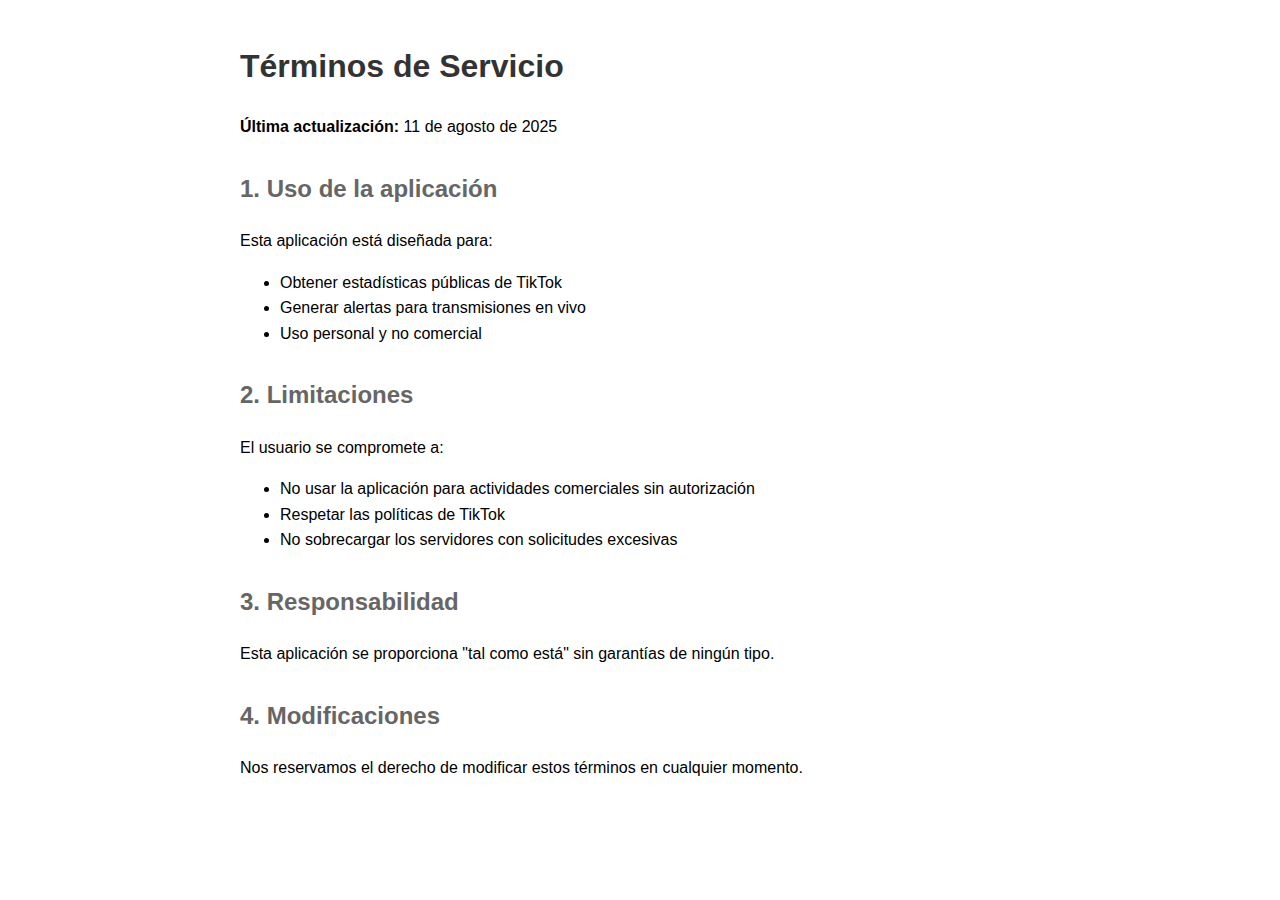
<file: terms.html>
<!DOCTYPE html>
<html lang="es">
<head>
    <meta charset="UTF-8">
    <meta name="viewport" content="width=device-width, initial-scale=1.0">
    <title>Términos de Servicio - TikTok Bot</title>
    <style>
        body { font-family: Arial, sans-serif; max-width: 800px; margin: 0 auto; padding: 20px; line-height: 1.6; }
        h1 { color: #333; }
        h2 { color: #666; margin-top: 30px; }
    </style>
</head>
<body>
    <h1>Términos de Servicio</h1>
    <p><strong>Última actualización:</strong> 11 de agosto de 2025</p>

    <h2>1. Uso de la aplicación</h2>
    <p>Esta aplicación está diseñada para:</p>
    <ul>
        <li>Obtener estadísticas públicas de TikTok</li>
        <li>Generar alertas para transmisiones en vivo</li>
        <li>Uso personal y no comercial</li>
    </ul>

    <h2>2. Limitaciones</h2>
    <p>El usuario se compromete a:</p>
    <ul>
        <li>No usar la aplicación para actividades comerciales sin autorización</li>
        <li>Respetar las políticas de TikTok</li>
        <li>No sobrecargar los servidores con solicitudes excesivas</li>
    </ul>

    <h2>3. Responsabilidad</h2>
    <p>Esta aplicación se proporciona "tal como está" sin garantías de ningún tipo.</p>

    <h2>4. Modificaciones</h2>
    <p>Nos reservamos el derecho de modificar estos términos en cualquier momento.</p>
</body>
</html>
</file>
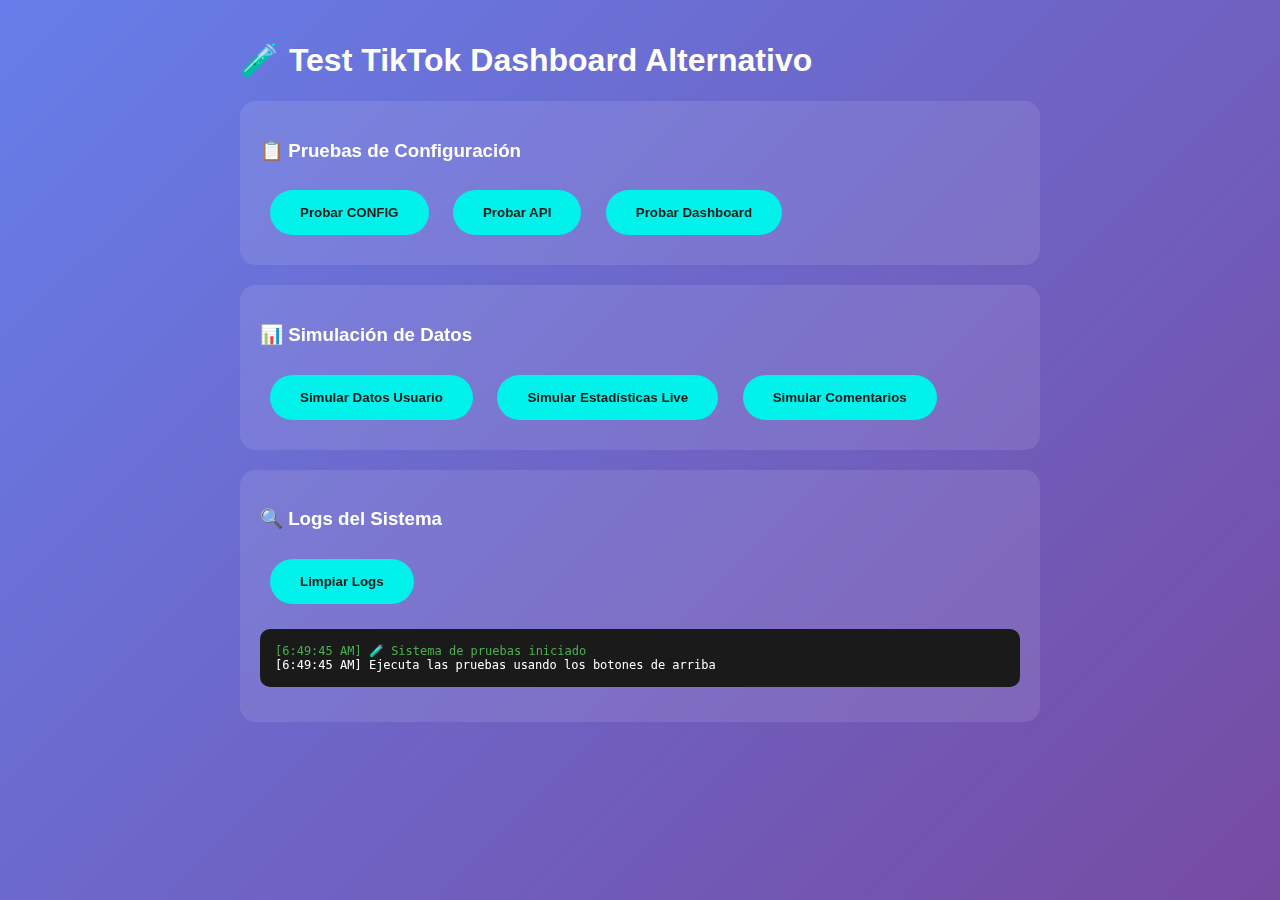
<file: test.html>
<!DOCTYPE html>
<html lang="es">
<head>
    <meta charset="UTF-8">
    <meta name="viewport" content="width=device-width, initial-scale=1.0">
    <title>🔥 Test TikTok Dashboard</title>
    <style>
        body {
            margin: 0;
            background: linear-gradient(135deg, #667eea 0%, #764ba2 100%);
            color: white;
            font-family: -apple-system, BlinkMacSystemFont, 'Segoe UI', sans-serif;
            min-height: 100vh;
        }
        .test-container {
            max-width: 800px;
            margin: 0 auto;
            padding: 20px;
        }
        .test-section {
            background: rgba(255,255,255,0.1);
            border-radius: 15px;
            padding: 20px;
            margin: 20px 0;
            backdrop-filter: blur(10px);
        }
        .test-result {
            background: rgba(76, 175, 80, 0.2);
            border: 1px solid #4caf50;
            border-radius: 10px;
            padding: 15px;
            margin: 10px 0;
        }
        .test-error {
            background: rgba(244, 67, 54, 0.2);
            border: 1px solid #f44336;
            border-radius: 10px;
            padding: 15px;
            margin: 10px 0;
        }
        button {
            background: #00f2ea;
            border: none;
            border-radius: 25px;
            padding: 15px 30px;
            color: #1a1a1a;
            font-weight: bold;
            cursor: pointer;
            margin: 10px;
            transition: all 0.3s ease;
        }
        button:hover {
            transform: translateY(-2px);
            box-shadow: 0 5px 15px rgba(0, 242, 234, 0.4);
        }
        .logs {
            background: #1a1a1a;
            border-radius: 10px;
            padding: 15px;
            font-family: monospace;
            font-size: 12px;
            max-height: 300px;
            overflow-y: auto;
            margin: 15px 0;
        }
    </style>
</head>
<body>
    <div class="test-container">
        <h1>🧪 Test TikTok Dashboard Alternativo</h1>
        
        <div class="test-section">
            <h3>📋 Pruebas de Configuración</h3>
            <button onclick="testConfig()">Probar CONFIG</button>
            <button onclick="testAPI()">Probar API</button>
            <button onclick="testDashboard()">Probar Dashboard</button>
            <div id="config-results"></div>
        </div>

        <div class="test-section">
            <h3>📊 Simulación de Datos</h3>
            <button onclick="simulateUserData()">Simular Datos Usuario</button>
            <button onclick="simulateLiveStats()">Simular Estadísticas Live</button>
            <button onclick="simulateComments()">Simular Comentarios</button>
            <div id="simulation-results"></div>
        </div>

        <div class="test-section">
            <h3>🔍 Logs del Sistema</h3>
            <button onclick="clearLogs()">Limpiar Logs</button>
            <div id="logs" class="logs"></div>
        </div>
    </div>

    <script type="module">
        import CONFIG from './config.js';
        import TikTokAlternativeAPI from './tiktok-alternative-api.js';
        
        let api;
        let logs = [];

        function log(message, type = 'info') {
            const timestamp = new Date().toLocaleTimeString();
            logs.push({ timestamp, message, type });
            updateLogsDisplay();
        }

        function updateLogsDisplay() {
            const logsDiv = document.getElementById('logs');
            logsDiv.innerHTML = logs.map(log => 
                `<div style="color: ${log.type === 'error' ? '#f44336' : log.type === 'success' ? '#4caf50' : '#fff'}">
                    [${log.timestamp}] ${log.message}
                </div>`
            ).join('');
            logsDiv.scrollTop = logsDiv.scrollHeight;
        }

        window.testConfig = function() {
            try {
                log('Probando configuración...', 'info');
                log(`Modo: ${CONFIG.MODE}`, 'info');
                log(`Usuario objetivo: ${CONFIG.TARGET_USER.username}`, 'info');
                log(`Intervalo de actualización: ${CONFIG.DASHBOARD.UPDATE_INTERVAL}ms`, 'info');
                
                const results = document.getElementById('config-results');
                results.innerHTML = `
                    <div class="test-result">
                        ✅ Configuración cargada correctamente<br>
                        📝 Modo: ${CONFIG.MODE}<br>
                        👤 Usuario: ${CONFIG.TARGET_USER.username}<br>
                        ⏱️ Actualización: ${CONFIG.DASHBOARD.UPDATE_INTERVAL}ms
                    </div>
                `;
                log('Configuración OK', 'success');
            } catch (error) {
                log(`Error en configuración: ${error.message}`, 'error');
                const results = document.getElementById('config-results');
                results.innerHTML = `<div class="test-error">❌ Error: ${error.message}</div>`;
            }
        };

        window.testAPI = function() {
            try {
                log('Inicializando API alternativa...', 'info');
                api = new TikTokAlternativeAPI(CONFIG);
                log('API inicializada correctamente', 'success');
                
                const results = document.getElementById('config-results');
                results.innerHTML = `<div class="test-result">✅ API alternativa inicializada</div>`;
            } catch (error) {
                log(`Error al inicializar API: ${error.message}`, 'error');
                const results = document.getElementById('config-results');
                results.innerHTML = `<div class="test-error">❌ Error API: ${error.message}</div>`;
            }
        };

        window.testDashboard = function() {
            log('Probando componentes del dashboard...', 'info');
            
            // Test de formateo de números
            const testNumbers = [50, 1500, 25000, 1200000];
            testNumbers.forEach(num => {
                log(`Formato ${num}: ${formatNumber(num)}`, 'info');
            });
            
            // Test de tiempo
            const now = Date.now();
            const testTimes = [now, now - 60000, now - 3600000];
            testTimes.forEach(time => {
                log(`Tiempo ${time}: ${formatTime(time)}`, 'info');
            });
            
            log('Tests de dashboard completados', 'success');
        };

        window.simulateUserData = async function() {
            if (!api) {
                log('API no inicializada. Ejecuta "Probar API" primero.', 'error');
                return;
            }
            
            try {
                log('Obteniendo datos de usuario simulados...', 'info');
                const userData = await api.getUserData(CONFIG.TARGET_USER.username);
                
                const results = document.getElementById('simulation-results');
                results.innerHTML = `
                    <div class="test-result">
                        👤 <strong>${userData.display_name}</strong> (@${userData.username})<br>
                        👥 Seguidores: ${formatNumber(userData.follower_count)}<br>
                        ❤️ Likes: ${formatNumber(userData.likes_count)}<br>
                        🎬 Videos: ${formatNumber(userData.video_count)}<br>
                        ${userData.verified ? '✅ Verificado' : '❌ No verificado'}
                    </div>
                `;
                
                log(`Datos de usuario obtenidos: ${userData.display_name}`, 'success');
            } catch (error) {
                log(`Error obteniendo datos de usuario: ${error.message}`, 'error');
            }
        };

        window.simulateLiveStats = function() {
            if (!api) {
                log('API no inicializada. Ejecuta "Probar API" primero.', 'error');
                return;
            }
            
            try {
                log('Actualizando estadísticas de live...', 'info');
                const stats = api.updateLiveStats();
                
                const results = document.getElementById('simulation-results');
                results.innerHTML = `
                    <div class="test-result">
                        📺 Espectadores: ${stats.viewers}<br>
                        ❤️ Likes: ${stats.likes}<br>
                        ➕ Nuevos seguidores: ${stats.follows}<br>
                        📤 Compartidos: ${stats.shares}<br>
                        💬 Comentarios: ${stats.comments.length}
                    </div>
                `;
                
                log(`Stats actualizadas: ${stats.viewers} viewers, ${stats.likes} likes`, 'success');
            } catch (error) {
                log(`Error actualizando stats: ${error.message}`, 'error');
            }
        };

        window.simulateComments = function() {
            if (!api) {
                log('API no inicializada. Ejecuta "Probar API" primero.', 'error');
                return;
            }
            
            try {
                log('Generando comentarios simulados...', 'info');
                const stats = api.updateLiveStats();
                
                const results = document.getElementById('simulation-results');
                const commentsHtml = stats.comments.slice(0, 3).map(comment => `
                    <div style="margin: 10px 0; padding: 10px; background: rgba(255,255,255,0.1); border-radius: 8px;">
                        <strong>@${comment.user}</strong><br>
                        ${comment.text}<br>
                        <small style="opacity: 0.7;">${formatTime(comment.timestamp)} - ❤️ ${comment.likes}</small>
                    </div>
                `).join('');
                
                results.innerHTML = `
                    <div class="test-result">
                        <strong>💬 Últimos comentarios:</strong><br>
                        ${commentsHtml}
                    </div>
                `;
                
                log(`${stats.comments.length} comentarios generados`, 'success');
            } catch (error) {
                log(`Error generando comentarios: ${error.message}`, 'error');
            }
        };

        window.clearLogs = function() {
            logs = [];
            updateLogsDisplay();
        };

        function formatNumber(num) {
            if (num >= 1000000) {
                return (num / 1000000).toFixed(1) + 'M';
            } else if (num >= 1000) {
                return (num / 1000).toFixed(1) + 'K';
            }
            return num.toString();
        }

        function formatTime(timestamp) {
            const now = Date.now();
            const diff = now - timestamp;
            const seconds = Math.floor(diff / 1000);
            
            if (seconds < 60) return 'ahora';
            if (seconds < 3600) return `${Math.floor(seconds / 60)}min`;
            return `${Math.floor(seconds / 3600)}h`;
        }

        // Auto-log cuando cargue
        document.addEventListener('DOMContentLoaded', () => {
            log('🧪 Sistema de pruebas iniciado', 'success');
            log('Ejecuta las pruebas usando los botones de arriba', 'info');
        });
    </script>
</body>
</html>
</file>
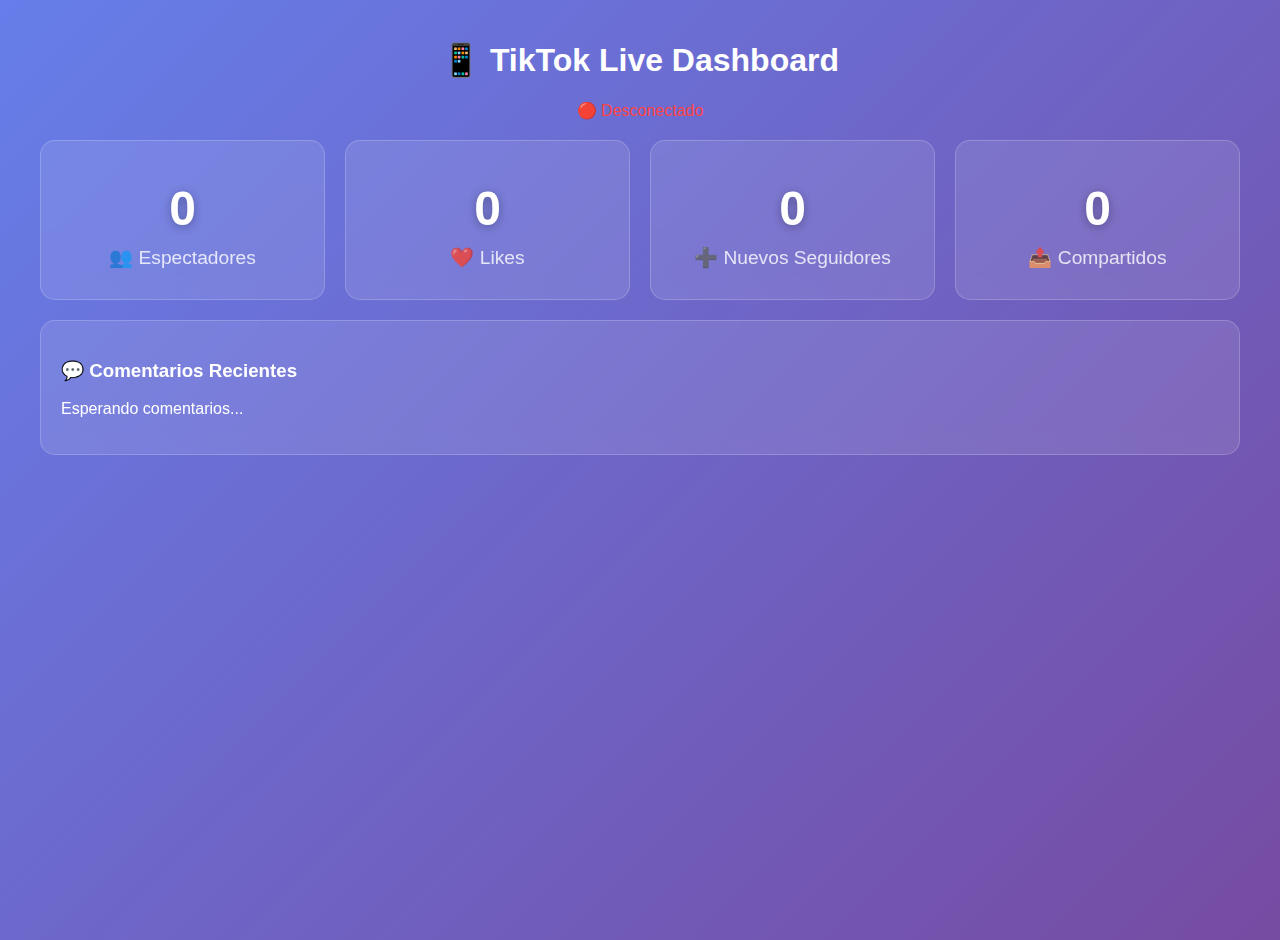
<file: tiktok_live_dashboard.html>
<!DOCTYPE html>
<html lang="es">
<head>
    <meta charset="UTF-8">
    <meta name="viewport" content="width=device-width, initial-scale=1.0">
    <title>TikTok Live Dashboard</title>
    <style>
        body {
            margin: 0;
            padding: 20px;
            background: linear-gradient(135deg, #667eea 0%, #764ba2 100%);
            font-family: 'Arial', sans-serif;
            color: white;
            min-height: 100vh;
        }

        .dashboard {
            display: grid;
            grid-template-columns: repeat(auto-fit, minmax(250px, 1fr));
            gap: 20px;
            max-width: 1200px;
            margin: 0 auto;
        }

        .stat-card {
            background: rgba(255, 255, 255, 0.1);
            backdrop-filter: blur(10px);
            border-radius: 15px;
            padding: 30px;
            text-align: center;
            border: 1px solid rgba(255, 255, 255, 0.2);
            transition: transform 0.3s ease;
        }

        .stat-card:hover {
            transform: translateY(-5px);
        }

        .stat-value {
            font-size: 3rem;
            font-weight: bold;
            margin: 10px 0;
            text-shadow: 0 2px 10px rgba(0, 0, 0, 0.3);
        }

        .stat-label {
            font-size: 1.2rem;
            opacity: 0.8;
        }

        .comments-section {
            grid-column: 1 / -1;
            background: rgba(255, 255, 255, 0.1);
            backdrop-filter: blur(10px);
            border-radius: 15px;
            padding: 20px;
            border: 1px solid rgba(255, 255, 255, 0.2);
        }

        .comment {
            background: rgba(255, 255, 255, 0.1);
            margin: 10px 0;
            padding: 15px;
            border-radius: 10px;
            border-left: 4px solid #ff0050;
        }

        .comment-user {
            font-weight: bold;
            color: #ff0050;
        }

        .comment-text {
            margin-top: 5px;
        }

        .status {
            text-align: center;
            margin-bottom: 20px;
        }

        .connected {
            color: #00ff00;
        }

        .disconnected {
            color: #ff4444;
        }

        .alert {
            position: fixed;
            top: 50%;
            left: 50%;
            transform: translate(-50%, -50%);
            background: rgba(255, 0, 80, 0.9);
            color: white;
            padding: 20px 40px;
            border-radius: 15px;
            font-size: 2rem;
            font-weight: bold;
            text-align: center;
            display: none;
            z-index: 1000;
            animation: alertPulse 0.5s ease-in-out;
        }

        @keyframes alertPulse {
            0% { transform: translate(-50%, -50%) scale(0.8); opacity: 0; }
            50% { transform: translate(-50%, -50%) scale(1.1); opacity: 1; }
            100% { transform: translate(-50%, -50%) scale(1); opacity: 1; }
        }
    </style>
</head>
<body>
    <div class="status">
        <h1>📱 TikTok Live Dashboard</h1>
        <div id="connectionStatus" class="disconnected">🔴 Desconectado</div>
    </div>

    <div class="dashboard">
        <div class="stat-card">
            <div class="stat-value" id="viewersCount">0</div>
            <div class="stat-label">👥 Espectadores</div>
        </div>

        <div class="stat-card">
            <div class="stat-value" id="likesCount">0</div>
            <div class="stat-label">❤️ Likes</div>
        </div>

        <div class="stat-card">
            <div class="stat-value" id="followsCount">0</div>
            <div class="stat-label">➕ Nuevos Seguidores</div>
        </div>

        <div class="stat-card">
            <div class="stat-value" id="sharesCount">0</div>
            <div class="stat-label">📤 Compartidos</div>
        </div>

        <div class="comments-section">
            <h3>💬 Comentarios Recientes</h3>
            <div id="commentsList">
                <p>Esperando comentarios...</p>
            </div>
        </div>
    </div>

    <div id="alertBox" class="alert"></div>

    <script>
        class TikTokLiveDashboard {
            constructor() {
                this.lastStats = {};
                this.init();
            }

            init() {
                this.updateStats();
                setInterval(() => this.updateStats(), 2000); // Actualizar cada 2 segundos
            }

            async updateStats() {
                try {
                    // Cambiar la URL según tu configuración
                    const response = await fetch('http://localhost:8080/');
                    const stats = await response.json();
                    
                    this.updateUI(stats);
                    this.checkAlerts(stats);
                    this.lastStats = stats;
                    
                    document.getElementById('connectionStatus').textContent = '🟢 Conectado';
                    document.getElementById('connectionStatus').className = 'connected';
                } catch (error) {
                    console.error('Error al obtener estadísticas:', error);
                    document.getElementById('connectionStatus').textContent = '🔴 Desconectado';
                    document.getElementById('connectionStatus').className = 'disconnected';
                }
            }

            updateUI(stats) {
                document.getElementById('viewersCount').textContent = stats.viewers || 0;
                document.getElementById('likesCount').textContent = stats.likes || 0;
                document.getElementById('followsCount').textContent = stats.follows || 0;
                document.getElementById('sharesCount').textContent = stats.shares || 0;

                // Actualizar comentarios
                const commentsList = document.getElementById('commentsList');
                if (stats.comments && stats.comments.length > 0) {
                    commentsList.innerHTML = stats.comments.map(comment => `
                        <div class="comment">
                            <div class="comment-user">@${comment.user}</div>
                            <div class="comment-text">${comment.comment}</div>
                        </div>
                    `).join('');
                }
            }

            checkAlerts(stats) {
                // Alerta para nuevos seguidores
                if (this.lastStats.follows !== undefined && stats.follows > this.lastStats.follows) {
                    this.showAlert(`🎉 ¡Nuevo seguidor! Total: ${stats.follows}`);
                }

                // Alerta para likes (cada 100 likes)
                if (this.lastStats.likes !== undefined && 
                    Math.floor(stats.likes / 100) > Math.floor(this.lastStats.likes / 100)) {
                    this.showAlert(`❤️ ¡${stats.likes} likes alcanzados!`);
                }
            }

            showAlert(message) {
                const alertBox = document.getElementById('alertBox');
                alertBox.textContent = message;
                alertBox.style.display = 'block';

                setTimeout(() => {
                    alertBox.style.display = 'none';
                }, 3000);
            }
        }

        // Inicializar el dashboard
        document.addEventListener('DOMContentLoaded', () => {
            new TikTokLiveDashboard();
        });
    </script>
</body>
</html>
</file>
<file: styles.css>
/* Variables CSS */
:root {
    --primary-color: #ff0050;
    --secondary-color: #00f2ea;
    --accent-color: #ff6b6b;
    --bg-gradient: linear-gradient(135deg, #667eea 0%, #764ba2 100%);
    --text-light: #ffffff;
    --text-dark: #333333;
    --glass-bg: rgba(255, 255, 255, 0.1);
    --glass-border: rgba(255, 255, 255, 0.2);
    --shadow: 0 8px 32px rgba(31, 38, 135, 0.37);
}

/* Reset y base */
* {
    margin: 0;
    padding: 0;
    box-sizing: border-box;
}

body {
    font-family: 'Segoe UI', Tahoma, Geneva, Verdana, sans-serif;
    background: var(--bg-gradient);
    color: var(--text-light);
    min-height: 100vh;
    line-height: 1.6;
}

.container {
    max-width: 1200px;
    margin: 0 auto;
    padding: 20px;
}

/* Header */
.header {
    display: flex;
    justify-content: space-between;
    align-items: center;
    background: var(--glass-bg);
    backdrop-filter: blur(10px);
    border: 1px solid var(--glass-border);
    border-radius: 20px;
    padding: 20px 30px;
    margin-bottom: 30px;
    box-shadow: var(--shadow);
}

.logo h1 {
    font-size: 2rem;
    margin-bottom: 5px;
}

.logo p {
    opacity: 0.8;
    font-size: 0.9rem;
}

.auth-status {
    display: flex;
    align-items: center;
    gap: 15px;
}

.auth-button {
    background: var(--secondary-color);
    color: var(--text-dark);
    border: none;
    padding: 12px 24px;
    border-radius: 25px;
    font-weight: bold;
    cursor: pointer;
    transition: all 0.3s ease;
    font-size: 0.9rem;
}

.auth-button:hover {
    background: #00d4cc;
    transform: translateY(-2px);
    box-shadow: 0 4px 15px rgba(0, 242, 234, 0.4);
}

.auth-button:active {
    transform: translateY(0);
}

/* Dashboard */
.dashboard {
    display: flex;
    flex-direction: column;
    gap: 30px;
}

/* Stats Grid */
.stats-grid {
    display: grid;
    grid-template-columns: repeat(auto-fit, minmax(250px, 1fr));
    gap: 20px;
}

.stat-card {
    background: var(--glass-bg);
    backdrop-filter: blur(10px);
    border: 1px solid var(--glass-border);
    border-radius: 20px;
    padding: 25px;
    display: flex;
    align-items: center;
    gap: 20px;
    transition: all 0.3s ease;
    box-shadow: var(--shadow);
}

.stat-card:hover {
    transform: translateY(-5px);
    box-shadow: 0 12px 40px rgba(31, 38, 135, 0.5);
}

.stat-icon {
    font-size: 3rem;
    filter: drop-shadow(0 2px 4px rgba(0, 0, 0, 0.3));
}

.stat-content {
    flex: 1;
}

.stat-value {
    font-size: 2.5rem;
    font-weight: bold;
    margin-bottom: 5px;
    text-shadow: 0 2px 4px rgba(0, 0, 0, 0.3);
}

.stat-label {
    font-size: 1rem;
    opacity: 0.8;
}

/* Content Grid */
.content-grid {
    display: grid;
    grid-template-columns: 2fr 1fr;
    gap: 20px;
}

.comments-section, .user-info-section {
    background: var(--glass-bg);
    backdrop-filter: blur(10px);
    border: 1px solid var(--glass-border);
    border-radius: 20px;
    padding: 25px;
    box-shadow: var(--shadow);
}

.comments-section h3, .user-info-section h3 {
    margin-bottom: 20px;
    color: var(--text-light);
}

.comments-list {
    max-height: 400px;
    overflow-y: auto;
    padding-right: 10px;
}

.comment {
    background: rgba(255, 255, 255, 0.05);
    border-left: 4px solid var(--primary-color);
    padding: 15px;
    margin-bottom: 10px;
    border-radius: 10px;
    transition: background 0.3s ease;
}

.comment:hover {
    background: rgba(255, 255, 255, 0.1);
}

.comment-user {
    font-weight: bold;
    color: var(--secondary-color);
    margin-bottom: 5px;
}

.comment-text {
    opacity: 0.9;
}

.no-data {
    text-align: center;
    opacity: 0.6;
    padding: 20px;
    font-style: italic;
}

/* Alert Overlay */
.alert-overlay {
    position: fixed;
    top: 0;
    left: 0;
    width: 100%;
    height: 100%;
    background: rgba(0, 0, 0, 0.5);
    display: none;
    justify-content: center;
    align-items: center;
    z-index: 1000;
    backdrop-filter: blur(5px);
}

.alert-overlay.show {
    display: flex;
}

.alert-content {
    background: var(--primary-color);
    color: white;
    padding: 30px 40px;
    border-radius: 20px;
    text-align: center;
    max-width: 400px;
    animation: alertPulse 0.5s ease-in-out;
    box-shadow: 0 20px 40px rgba(255, 0, 80, 0.5);
}

.alert-text {
    font-size: 1.5rem;
    font-weight: bold;
}

@keyframes alertPulse {
    0% { transform: scale(0.8); opacity: 0; }
    50% { transform: scale(1.05); opacity: 1; }
    100% { transform: scale(1); opacity: 1; }
}

/* Loading Overlay */
.loading-overlay {
    position: fixed;
    top: 0;
    left: 0;
    width: 100%;
    height: 100%;
    background: rgba(0, 0, 0, 0.7);
    display: none;
    flex-direction: column;
    justify-content: center;
    align-items: center;
    z-index: 2000;
    backdrop-filter: blur(10px);
}

.loading-overlay.show {
    display: flex;
}

.loading-spinner {
    width: 60px;
    height: 60px;
    border: 4px solid rgba(255, 255, 255, 0.3);
    border-top: 4px solid var(--secondary-color);
    border-radius: 50%;
    animation: spin 1s linear infinite;
    margin-bottom: 20px;
}

.loading-text {
    font-size: 1.2rem;
    color: white;
}

@keyframes spin {
    0% { transform: rotate(0deg); }
    100% { transform: rotate(360deg); }
}

/* Responsive Design */
@media (max-width: 768px) {
    .header {
        flex-direction: column;
        gap: 20px;
        text-align: center;
    }
    
    .content-grid {
        grid-template-columns: 1fr;
    }
    
    .stats-grid {
        grid-template-columns: 1fr;
    }
    
    .stat-card {
        padding: 20px;
        gap: 15px;
    }
    
    .stat-icon {
        font-size: 2.5rem;
    }
    
    .stat-value {
        font-size: 2rem;
    }
}

/* Scrollbar personalizado */
::-webkit-scrollbar {
    width: 8px;
}

::-webkit-scrollbar-track {
    background: rgba(255, 255, 255, 0.1);
    border-radius: 4px;
}

::-webkit-scrollbar-thumb {
    background: var(--secondary-color);
    border-radius: 4px;
}

::-webkit-scrollbar-thumb:hover {
    background: #00d4cc;
}

/* Estados especiales */
.stat-card.viewers { border-left: 4px solid #2196f3; }
.stat-card.likes { border-left: 4px solid #e91e63; }
.stat-card.follows { border-left: 4px solid #4caf50; }
.stat-card.shares { border-left: 4px solid #ff9800; }
</file>
